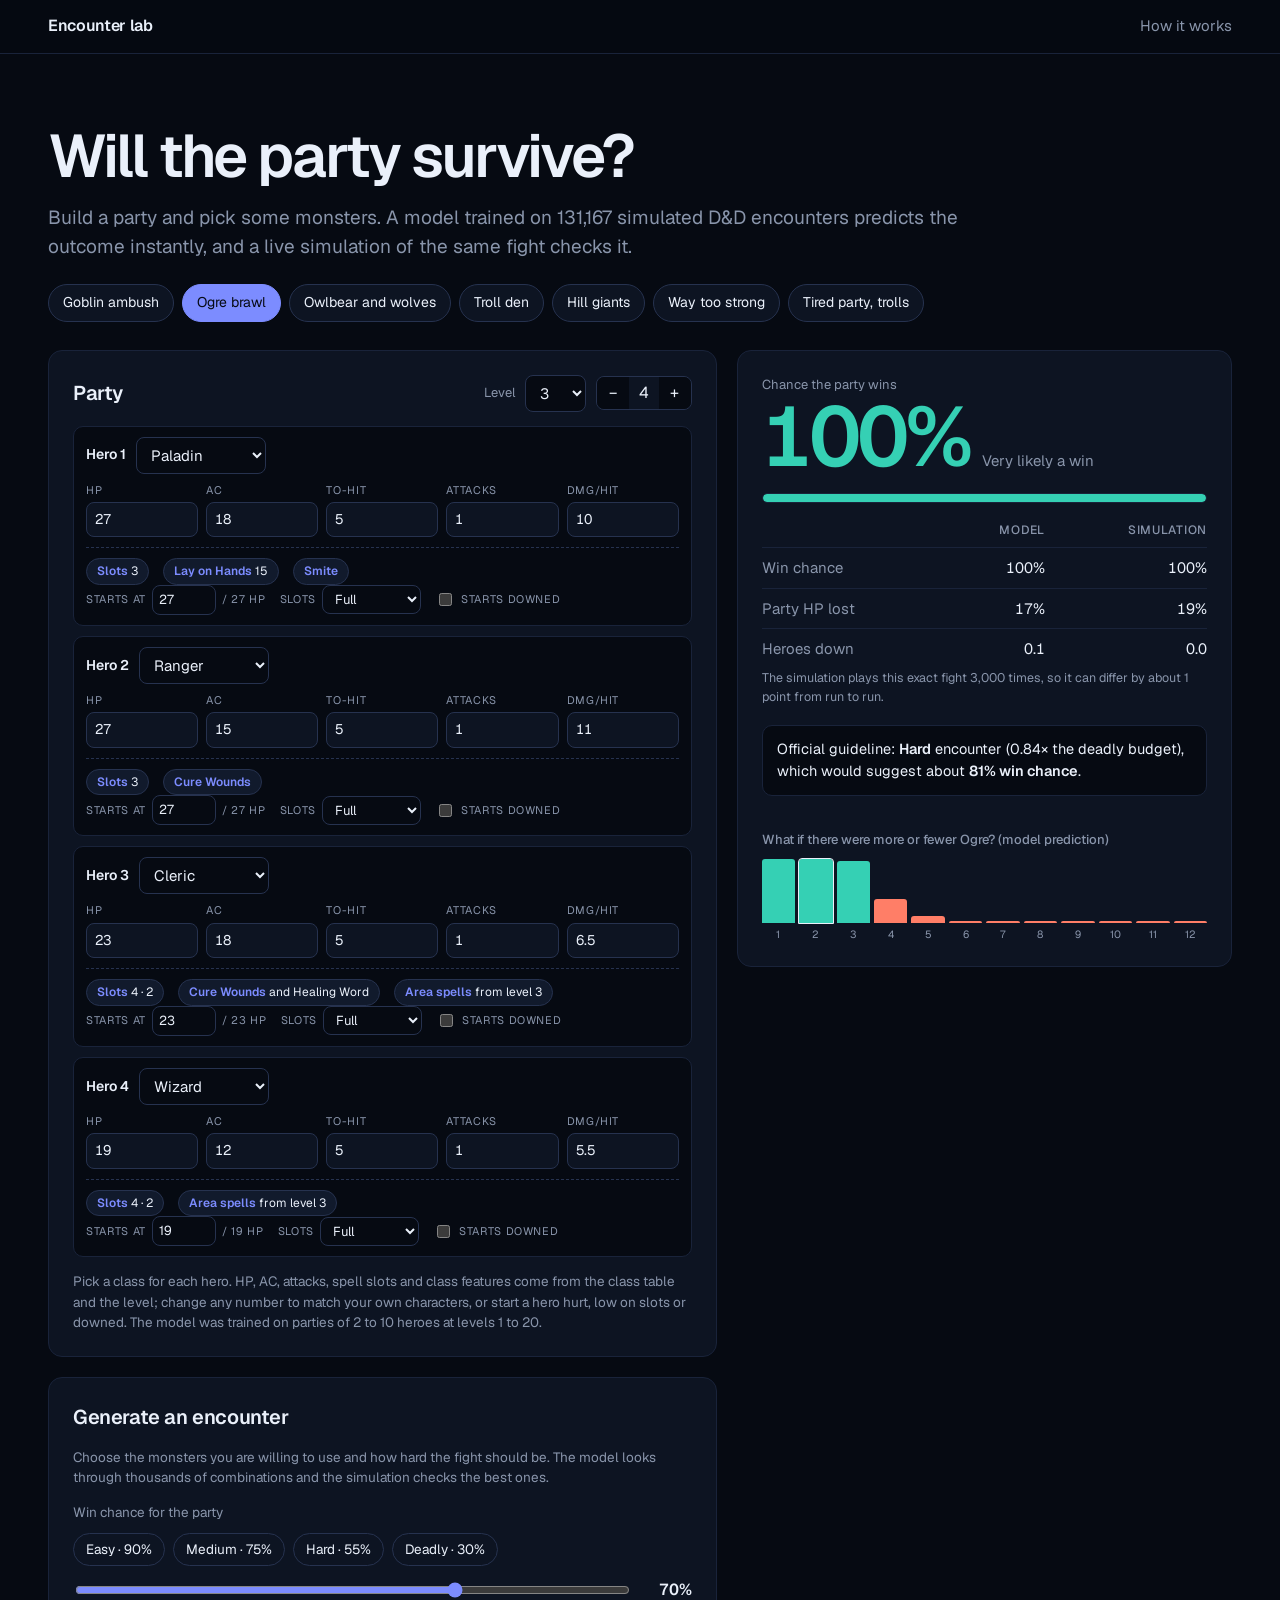
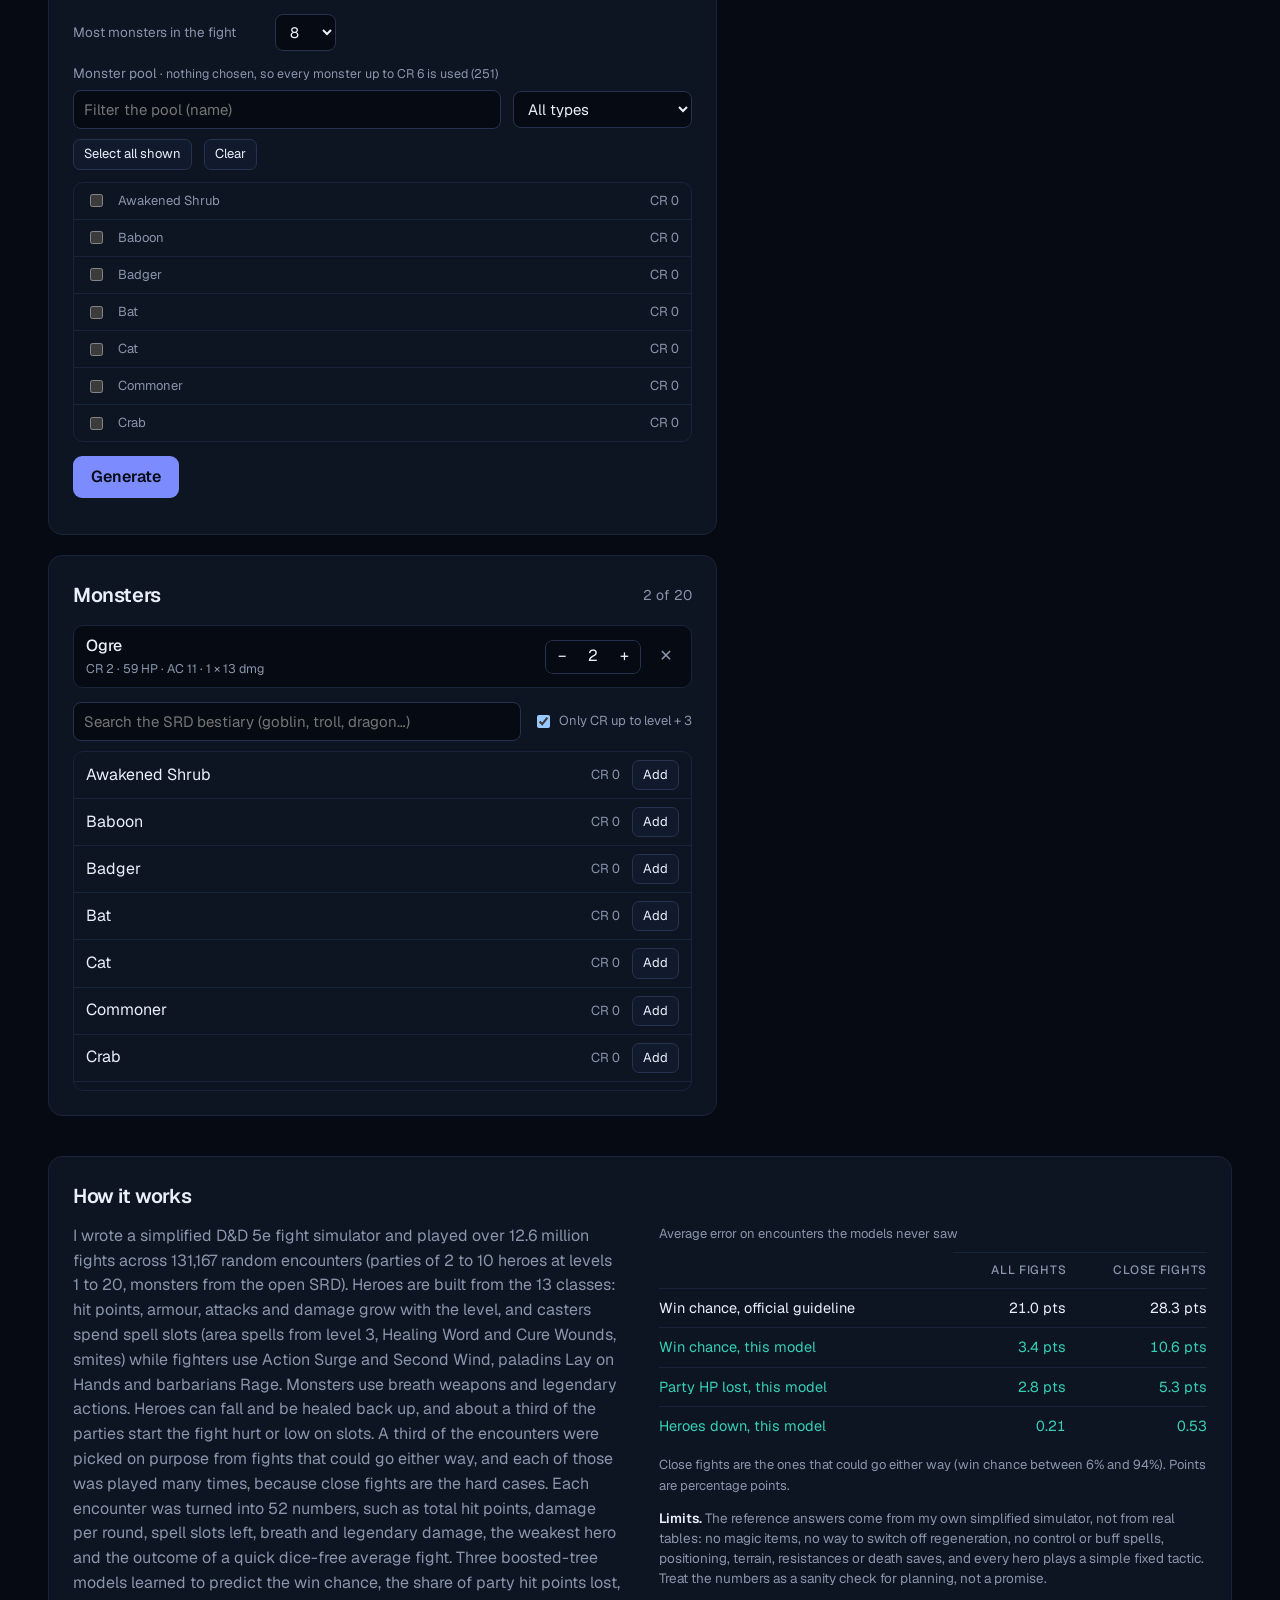
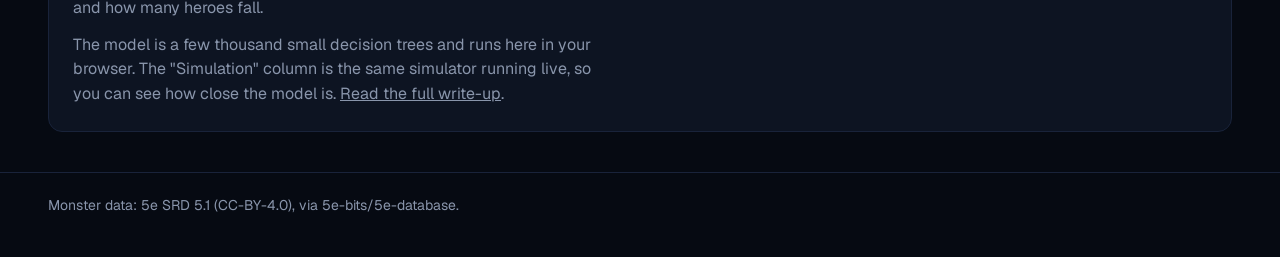
<file: web/index.html>
<!doctype html>
<html lang="en">
<head>
<meta charset="utf-8">
<meta name="viewport" content="width=device-width, initial-scale=1">
<title>Encounter lab</title>
<meta name="description" content="Predicts how a D&D party will do against a set of monsters, with a model trained on tens of thousands of simulated encounters.">
<meta name="color-scheme" content="dark">
<meta name="theme-color" content="#060A12">
<link rel="icon" href="data:,">
<link rel="stylesheet" href="style.css">
</head>
<body>
<header class="bar"><div class="bar-in">
  <a class="brand" href="./">Encounter lab</a>
  <nav><a href="how.html">How it works</a></nav>
</div></header>

<main class="wrap">
  <section class="intro">
    <h1>Will the party survive?</h1>
    <p class="lead">Build a party and pick some monsters. A model trained on <span data-k="enc">35,000</span> simulated D&amp;D encounters predicts the outcome instantly, and a live simulation of the same fight checks it.</p>
    <div class="presets" id="presets" aria-label="Example encounters"></div>
  </section>

  <div class="grid">
    <div class="col">
      <section class="card" aria-labelledby="partyH">
        <div class="card-head"><h2 id="partyH">Party</h2>
          <div class="ctrl"><label for="level">Level</label><select id="level"></select>
            <div class="stepper" role="group" aria-label="Number of heroes"><button type="button" id="heroDec" aria-label="Fewer heroes">−</button><span id="heroCount">4</span><button type="button" id="heroInc" aria-label="More heroes">+</button></div>
          </div>
        </div>
        <div id="heroes" class="heroes"></div>
        <p class="note">Pick a class for each hero. HP, AC, attacks, spell slots and class features come from the class table and the level; change any number to match your own characters, or start a hero hurt, low on slots or downed. The model was trained on <span class="range-text">parties of 3 to 6 heroes at levels 1 to 10</span>.</p>
      </section>

      <section class="card" aria-labelledby="genH" id="genCard">
        <div class="card-head"><h2 id="genH">Generate an encounter</h2></div>
        <p class="note first">Choose the monsters you are willing to use and how hard the fight should be. The model looks through thousands of combinations and the simulation checks the best ones.</p>
        <div class="gen-row"><span class="gen-label">Win chance for the party</span>
          <div class="gen-chips" id="genPresets" role="group" aria-label="Difficulty"></div></div>
        <div class="gen-row"><input type="range" id="genTarget" min="5" max="99" step="1" value="70" aria-label="Target win chance"><output id="genTargetOut">70%</output></div>
        <div class="gen-row"><label for="genMax" class="gen-label">Most monsters in the fight</label><select id="genMax"></select></div>
        <div class="gen-label">Monster pool <span class="sub" id="genPoolInfo"></span></div>
        <div class="search">
          <input id="gq" type="search" placeholder="Filter the pool (name)" autocomplete="off" aria-label="Filter the monster pool">
          <select id="gtype" aria-label="Monster type"></select>
        </div>
        <div class="gen-row"><button type="button" class="add" id="gAll">Select all shown</button><button type="button" class="add" id="gNone">Clear</button></div>
        <ul id="gpool" class="mlist"></ul>
        <div class="gen-row"><button type="button" class="primary" id="genGo">Generate</button><span class="sub" id="genStatus"></span></div>
        <div id="genOut" class="gen-out" aria-live="polite"></div>
      </section>

      <section class="card" aria-labelledby="monH">
        <div class="card-head"><h2 id="monH">Monsters</h2><span class="count" id="monCount">0 of 14</span></div>
        <div id="picked" class="picked"></div>
        <div class="search">
          <input id="q" type="search" placeholder="Search the SRD bestiary (goblin, troll, dragon…)" autocomplete="off" aria-label="Search monsters">
          <label class="check"><input type="checkbox" id="plausible" checked> Only CR up to level + 3</label>
        </div>
        <ul id="list" class="mlist"></ul>
      </section>
    </div>

    <aside class="col">
      <section class="card result" id="result" aria-live="polite">
        <div class="loading" id="loading">Loading the model…</div>
      </section>
    </aside>
  </div>

  <section class="card how" id="how">
    <h2>How it works</h2>
    <div class="how-grid">
      <div>
        <p>I wrote a simplified D&amp;D 5e fight simulator and played over <span data-k="fights">3 million</span> fights across <span data-k="enc">35,000</span> random encounters (<span class="range-text">parties of 3 to 6 heroes at levels 1 to 10</span>, monsters from the open SRD). Heroes are built from the 13 classes: hit points, armour, attacks and damage grow with the level, and casters spend spell slots (area spells from level 3, Healing Word and Cure Wounds, smites) while fighters use Action Surge and Second Wind, paladins Lay on Hands and barbarians Rage. Monsters use breath weapons and legendary actions. Heroes can fall and be healed back up, and about a third of the parties start the fight hurt or low on slots. A third of the encounters were picked on purpose from fights that could go either way, and each of those was played many times, because close fights are the hard cases. Each encounter was turned into 52 numbers, such as total hit points, damage per round, spell slots left, breath and legendary damage, the weakest hero and the outcome of a quick dice-free average fight. Three boosted-tree models learned to predict the win chance, the share of party hit points lost, and how many heroes fall.</p>
        <p>The model is a few thousand small decision trees and runs here in your browser. The "Simulation" column is the same simulator running live, so you can see how close the model is. <a href="how.html">Read the full write-up</a>.</p>
      </div>
      <div>
        <table class="metrics" id="metrics"><caption>Average error on encounters the models never saw</caption></table>
        <p class="note"><strong>Limits.</strong> The reference answers come from my own simplified simulator, not from real tables: no magic items, no way to switch off regeneration, no control or buff spells, positioning, terrain, resistances or death saves, and every hero plays a simple fixed tactic. Treat the numbers as a sanity check for planning, not a promise.</p>
      </div>
    </div>
  </section>
</main>
<footer class="foot"><div class="wrap"><span>Monster data: 5e SRD 5.1 (CC-BY-4.0), via 5e-bits/5e-database.</span></div></footer>

<script src="engine.js"></script>
<script src="app.js"></script>
</body>
</html>
</file>
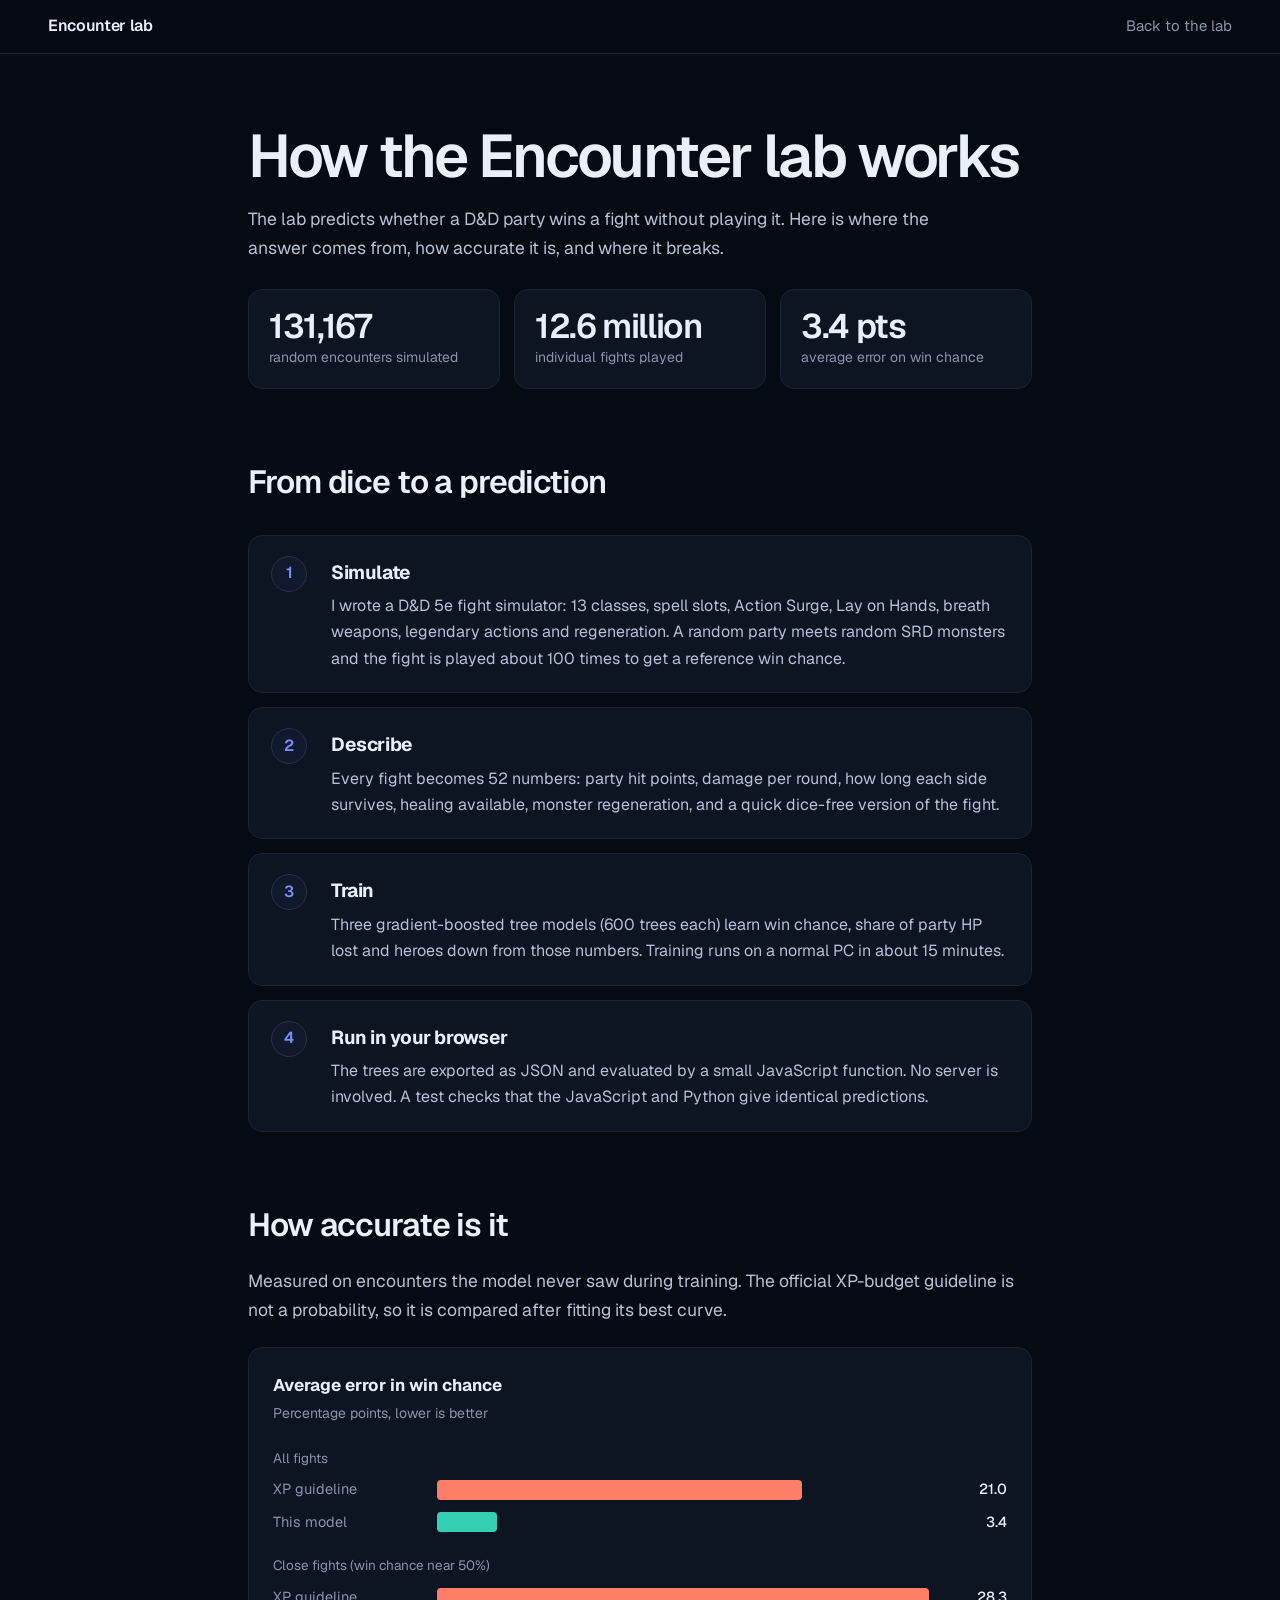
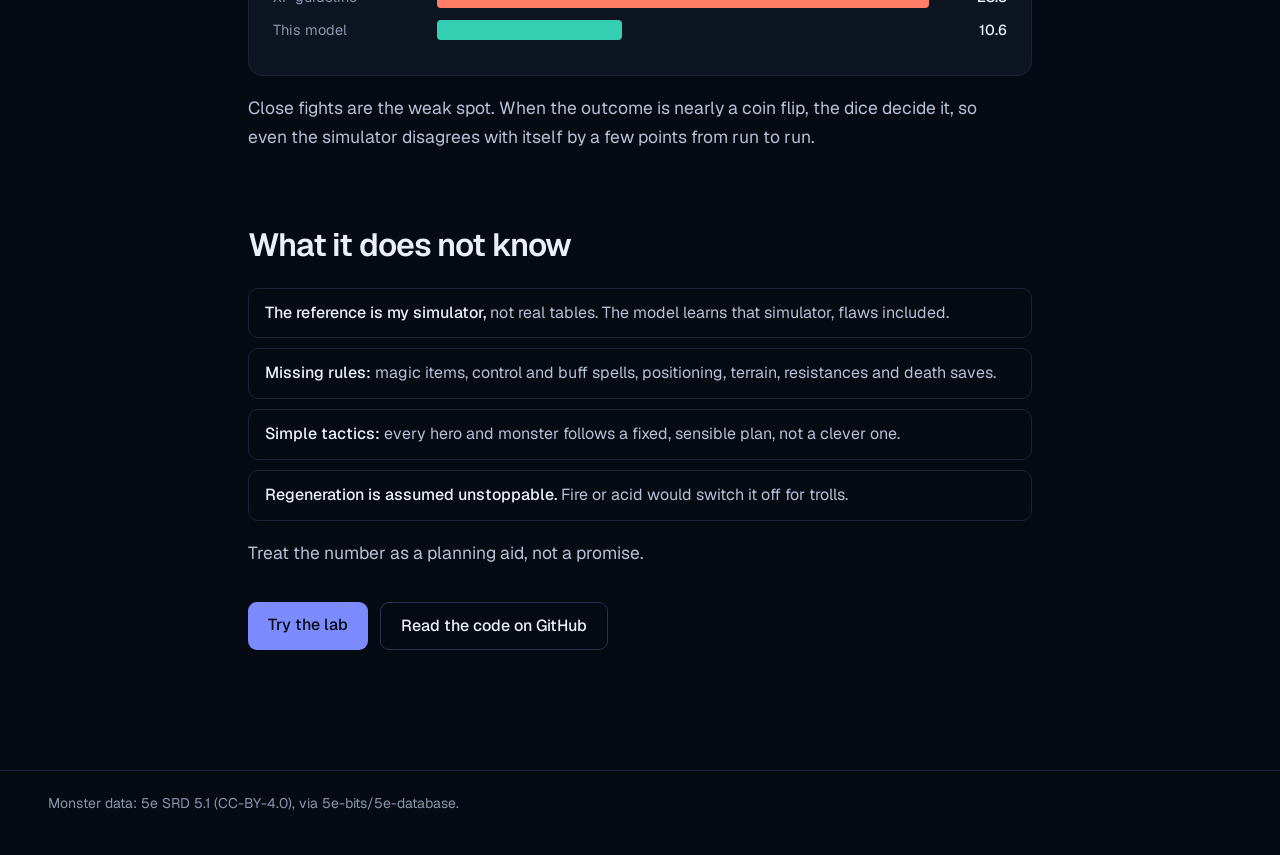
<file: web/how.html>
<!doctype html><html lang="en"><head><meta charset="utf-8"><meta name="viewport" content="width=device-width,initial-scale=1"><title>How the Encounter lab works</title>
<meta name="description" content="How the Encounter lab predicts D&amp;D encounter outcomes: the simulator, the model, how accurate it is and what it does not know.">
<meta name="color-scheme" content="dark">
<meta name="theme-color" content="#060A12">
<link rel="icon" href="data:,">
<link rel="stylesheet" href="style.css">
<style>
.pg{max-width:880px;margin:0 auto;padding:clamp(36px,7vw,72px) clamp(16px,4vw,48px) 80px}
.pg h1{margin-bottom:18px}.pg .lead{max-width:60ch}
.pg h2{font-size:clamp(24px,3vw,32px);letter-spacing:-.035em;margin:68px 0 18px}
.pg p{color:#B7C1D6;font-size:17.5px;line-height:1.65;max-width:64ch;margin:0 0 16px}
.pg p b{color:var(--ink);font-weight:500}
.steps{list-style:none;margin:28px 0 0;padding:0;display:grid;gap:14px;counter-reset:s}
.steps li{counter-increment:s;display:grid;grid-template-columns:44px 1fr;gap:16px;background:var(--surface);border:1px solid var(--line);border-radius:14px;padding:20px 22px}
.steps li::before{content:counter(s);width:34px;height:34px;border-radius:50%;background:var(--surface2);border:1px solid var(--line2);display:grid;place-items:center;font-weight:600;color:var(--accent)}
.steps h3{margin:2px 0 6px;font-size:19px;letter-spacing:-.02em}.steps p{margin:0;font-size:16px}
.stat{display:grid;grid-template-columns:repeat(3,1fr);gap:14px;margin:26px 0 8px}
.stat div{background:var(--surface);border:1px solid var(--line);border-radius:14px;padding:18px 20px}
.stat b{display:block;font:600 34px/1.1 var(--sans);letter-spacing:-.04em}.stat span{color:var(--muted);font-size:14px}
.chart{background:var(--surface);border:1px solid var(--line);border-radius:14px;padding:24px;margin-top:22px}
.chart h3{margin:0 0 4px;font-size:17px}.chart .sub{color:var(--muted);font-size:14px;margin:0 0 22px}
.br{display:grid;grid-template-columns:150px 1fr 64px;gap:14px;align-items:center;margin:10px 0;font-size:14.5px}
.br i{display:block;height:20px;border-radius:4px}.br span{color:var(--muted)}.br b{text-align:right;font-weight:500}
.grp{margin:22px 0 6px;font-size:13.5px;color:var(--muted)}
.lim{margin:18px 0 0;padding:0;list-style:none;display:grid;gap:10px}
.lim li{padding:12px 16px;border:1px solid var(--line);border-radius:10px;color:#B7C1D6;font-size:16px}
.lim b{color:var(--ink);font-weight:500}
.cta{display:flex;gap:12px;flex-wrap:wrap;margin-top:34px}
.cta a{padding:11px 20px;border-radius:9px;text-decoration:none;font-weight:500}
.cta .p{background:var(--accent);color:var(--on-accent)}.cta .g{border:1px solid var(--line2)}
@media(max-width:700px){.stat{grid-template-columns:1fr}.br{grid-template-columns:110px 1fr 56px}}
</style></head><body>
<header class="bar"><div class="bar-in"><a class="brand" href="./">Encounter lab</a><nav><a href="./">Back to the lab</a></nav></div></header>
<main class="pg">
<h1>How the Encounter lab works</h1>
<p class="lead">The lab predicts whether a D&amp;D party wins a fight without playing it. Here is where the answer comes from, how accurate it is, and where it breaks.</p>

<div class="stat"><div><b id="sEnc">131,167</b><span>random encounters simulated</span></div><div><b id="sFights">12.6 million</b><span>individual fights played</span></div><div><b id="sErr">3.4 pts</b><span>average error on win chance</span></div></div>

<h2>From dice to a prediction</h2>
<ol class="steps">
<li><div><h3>Simulate</h3><p>I wrote a D&amp;D 5e fight simulator: 13 classes, spell slots, Action Surge, Lay on Hands, breath weapons, legendary actions and regeneration. A random party meets random SRD monsters and the fight is played about 100 times to get a reference win chance.</p></div></li>
<li><div><h3>Describe</h3><p>Every fight becomes 52 numbers: party hit points, damage per round, how long each side survives, healing available, monster regeneration, and a quick dice-free version of the fight.</p></div></li>
<li><div><h3>Train</h3><p>Three gradient-boosted tree models (600 trees each) learn win chance, share of party HP lost and heroes down from those numbers. Training runs on a normal PC in about 15 minutes.</p></div></li>
<li><div><h3>Run in your browser</h3><p>The trees are exported as JSON and evaluated by a small JavaScript function. No server is involved. A test checks that the JavaScript and Python give identical predictions.</p></div></li>
</ol>

<h2>How accurate is it</h2>
<p>Measured on encounters the model never saw during training. The official XP-budget guideline is not a probability, so it is compared after fitting its best curve.</p>
<div class="chart"><h3>Average error in win chance</h3><p class="sub">Percentage points, lower is better</p>
<div class="grp">All fights</div>
<div class="br"><span>XP guideline</span><i id="gA" style="width:100%;background:var(--bad)"></i><b id="gAv">21.0</b></div>
<div class="br"><span>This model</span><i id="mA" style="width:16.2%;background:var(--good)"></i><b id="mAv">3.4</b></div>
<div class="grp">Close fights (win chance near 50%)</div>
<div class="br"><span>XP guideline</span><i id="gC" style="width:100%;background:var(--bad)"></i><b id="gCv">28.3</b></div>
<div class="br"><span>This model</span><i id="mC" style="width:37.5%;background:var(--good)"></i><b id="mCv">10.6</b></div></div>
<p style="margin-top:18px">Close fights are the weak spot. When the outcome is nearly a coin flip, the dice decide it, so even the simulator disagrees with itself by a few points from run to run.</p>

<h2>What it does not know</h2>
<ul class="lim">
<li><b>The reference is my simulator,</b> not real tables. The model learns that simulator, flaws included.</li>
<li><b>Missing rules:</b> magic items, control and buff spells, positioning, terrain, resistances and death saves.</li>
<li><b>Simple tactics:</b> every hero and monster follows a fixed, sensible plan, not a clever one.</li>
<li><b>Regeneration is assumed unstoppable.</b> Fire or acid would switch it off for trolls.</li>
</ul>
<p style="margin-top:18px">Treat the number as a planning aid, not a promise.</p>
<div class="cta"><a class="p" href="./">Try the lab</a><a class="g" href="https://github.com/XanderThijs/encounter-lab">Read the code on GitHub</a></div>
</main>
<footer class="foot"><div class="wrap"><span>Monster data: 5e SRD 5.1 (CC-BY-4.0), via 5e-bits/5e-database.</span></div></footer>
<script>
// Numbers come from metrics.json, so this page stays correct after a retrain.
fetch('metrics.json').then(r => r.json()).then(m => {
  const $ = id => document.getElementById(id), f1 = v => (v * 100).toFixed(1);
  const G = m.guideline_mae, GC = m.guideline_close_fights_mae, M = m.p_win.mae, MC = m.p_win.close_fights_mae, mx = Math.max(G, GC);
  $('sEnc').textContent = m.trained_on.encounters.toLocaleString('en-US');
  $('sFights').textContent = (m.trained_on.fights / 1e6).toFixed(1) + ' million';
  $('sErr').textContent = f1(M) + ' pts';
  [['gA', G], ['mA', M], ['gC', GC], ['mC', MC]].forEach(([id, v]) => { $(id).style.width = (v / mx * 100).toFixed(1) + '%'; $(id + 'v').textContent = f1(v); });
}).catch(() => {});
</script>
</body></html>
</file>
<file: web/style.css>
@font-face { font-family: "Geist"; src: url("fonts/geist.woff2") format("woff2"); font-weight: 100 900; font-style: normal; font-display: swap; }
:root {
  color-scheme: dark;
  --bg: #060A12; --surface: #0D1422; --surface2: #111A2C; --ink: #EAF0FA; --muted: #8995AB; --line: #19233A; --line2: #26324F;
  --accent: #7C8CFF; --on-accent: #070B16; --good: #35D0B4; --mid: #F5B94A; --bad: #FF7E67;
  --sans: "Geist", system-ui, -apple-system, "Segoe UI", Roboto, "Helvetica Neue", Arial, sans-serif;
}
* { box-sizing: border-box; }
html { -webkit-text-size-adjust: 100%; }
body { margin: 0; background: var(--bg); color: var(--ink); font: 400 16px/1.55 var(--sans); -webkit-font-smoothing: antialiased; }
a { color: inherit; }
.wrap { width: min(1400px, 100%); margin: 0 auto; padding: 0 clamp(16px, 4vw, 48px); }
.bar { border-bottom: 1px solid var(--line); position: sticky; top: 0; z-index: 5; background: rgba(6, 10, 18, .85); backdrop-filter: blur(10px); }
.bar-in { width: min(1400px, 100%); margin: 0 auto; padding: 14px clamp(16px, 4vw, 48px); display: flex; align-items: center; justify-content: space-between; }
.brand { font-weight: 600; letter-spacing: -.02em; text-decoration: none; }
nav a { color: var(--muted); text-decoration: none; font-size: 15px; }
nav a:hover { color: var(--ink); }

.intro { padding: clamp(36px, 7vw, 72px) 0 28px; }
h1 { margin: 0; font-size: clamp(34px, 5vw, 60px); line-height: 1.02; letter-spacing: -.04em; font-weight: 600; }
.lead { margin: 16px 0 0; max-width: 72ch; color: var(--muted); font-size: clamp(16px, 1.6vw, 19px); }
.presets { display: flex; flex-wrap: wrap; gap: 8px; margin-top: 22px; }
.chip { font: inherit; font-size: 14px; color: var(--ink); background: var(--surface); border: 1px solid var(--line2); border-radius: 999px; padding: 7px 14px; cursor: pointer; }
.chip:hover { border-color: var(--accent); }
.chip.on { background: var(--accent); color: var(--on-accent); border-color: var(--accent); }

.grid { display: grid; grid-template-columns: minmax(0, 1.35fr) minmax(0, 1fr); gap: 20px; align-items: start; padding-bottom: 20px; }
.col { display: grid; gap: 20px; }
.card { background: var(--surface); border: 1px solid var(--line); border-radius: 14px; padding: clamp(16px, 2.2vw, 24px); }
.card-head { display: flex; align-items: center; justify-content: space-between; gap: 12px; flex-wrap: wrap; margin-bottom: 14px; }
h2 { margin: 0; font-size: 20px; letter-spacing: -.02em; font-weight: 600; }
.count { color: var(--muted); font-size: 14px; }
.ctrl { display: flex; align-items: center; gap: 10px; }
label { color: var(--muted); font-size: 13px; }
select, input[type=number], input[type=search] { font: inherit; font-size: 15px; color: var(--ink); background: var(--bg); border: 1px solid var(--line2); border-radius: 8px; padding: 7px 10px; min-width: 0; }
select:focus, input:focus, button:focus-visible { outline: 2px solid var(--accent); outline-offset: 1px; }
.stepper { display: inline-flex; align-items: center; border: 1px solid var(--line2); border-radius: 8px; overflow: hidden; }
.stepper button { font: inherit; width: 32px; height: 32px; background: var(--bg); color: var(--ink); border: 0; cursor: pointer; }
.stepper button:hover:not(:disabled) { background: var(--surface2); }
.stepper button:disabled { color: var(--line2); cursor: default; }
.stepper span { min-width: 30px; text-align: center; font-variant-numeric: tabular-nums; }

.heroes { display: grid; gap: 10px; }
.hero { border: 1px solid var(--line); border-radius: 10px; padding: 10px 12px; background: var(--bg); }
.hero-top { display: flex; align-items: center; gap: 10px; margin-bottom: 8px; }
.hero-top strong { font-weight: 600; font-size: 14px; }
.hero-top .tag { margin-left: auto; font-size: 12px; color: var(--mid); }
.stats { display: grid; grid-template-columns: repeat(5, minmax(0, 1fr)); gap: 8px; }
.stats label { display: grid; gap: 3px; font-size: 11px; text-transform: uppercase; letter-spacing: .06em; }
.stats input { width: 100%; padding: 6px 8px; font-size: 14px; font-variant-numeric: tabular-nums; background: var(--surface); }
.note { margin: 14px 0 0; color: var(--muted); font-size: 13.5px; line-height: 1.5; }
.note strong { color: var(--ink); font-weight: 600; }

.picked { display: grid; gap: 8px; margin-bottom: 14px; }
.picked:empty::before { content: "Nothing yet. Add monsters from the list below."; color: var(--muted); font-size: 14px; }
.prow { display: grid; grid-template-columns: minmax(0, 1fr) auto auto; align-items: center; gap: 12px; border: 1px solid var(--line); border-radius: 10px; padding: 8px 12px; background: var(--bg); }
.pname { font-weight: 500; overflow-wrap: anywhere; }
.pmeta { color: var(--muted); font-size: 12.5px; }
.pmeta .warn { color: var(--mid); }
.rm { font: inherit; background: none; border: 0; color: var(--muted); cursor: pointer; padding: 4px 6px; border-radius: 6px; }
.rm:hover { color: var(--bad); }
.search { display: flex; flex-wrap: wrap; gap: 12px; align-items: center; margin-bottom: 10px; }
.search input[type=search] { flex: 1 1 240px; }
.check { display: inline-flex; align-items: center; gap: 6px; cursor: pointer; }
.mlist { list-style: none; margin: 0; padding: 0; max-height: 340px; overflow: auto; border: 1px solid var(--line); border-radius: 10px; }
.mlist li { display: grid; grid-template-columns: minmax(0, 1fr) auto auto; gap: 12px; align-items: center; padding: 8px 12px; border-bottom: 1px solid var(--line); }
.mlist li:last-child { border-bottom: 0; }
.mlist .cr { color: var(--muted); font-size: 13px; font-variant-numeric: tabular-nums; }
.add { font: inherit; font-size: 13px; background: var(--surface2); color: var(--ink); border: 1px solid var(--line2); border-radius: 7px; padding: 4px 10px; cursor: pointer; }
.add:hover:not(:disabled) { border-color: var(--accent); }
.add:disabled { opacity: .4; cursor: default; }
.empty { padding: 14px; color: var(--muted); font-size: 14px; }

.result { position: sticky; top: 72px; }
.loading { color: var(--muted); }
.big { display: flex; align-items: baseline; gap: 12px; flex-wrap: wrap; }
.pct { font-size: clamp(54px, 7vw, 84px); line-height: 1; letter-spacing: -.05em; font-weight: 600; font-variant-numeric: tabular-nums; }
.verdict { font-size: 15px; color: var(--muted); }
.meter { height: 10px; border-radius: 999px; background: var(--bg); border: 1px solid var(--line); overflow: hidden; margin: 14px 0 4px; }
.meter i { display: block; height: 100%; width: 0; border-radius: 999px; transition: width .35s ease, background-color .35s ease; }
.cap { font-size: 13px; color: var(--muted); }
table { border-collapse: collapse; width: 100%; }
.cmp { margin-top: 18px; font-variant-numeric: tabular-nums; }
.cmp th, .cmp td { padding: 8px 0; border-top: 1px solid var(--line); text-align: right; font-size: 15px; }
.cmp th:first-child, .cmp td:first-child { text-align: left; color: var(--muted); font-weight: 400; }
.cmp thead th { border-top: 0; color: var(--muted); font-size: 12px; font-weight: 500; text-transform: uppercase; letter-spacing: .06em; padding-top: 0; }
.cmp td.sim { color: var(--ink); }
.sub { font-size: 12.5px; color: var(--muted); }
.guide { margin-top: 18px; padding: 12px 14px; border: 1px solid var(--line); border-radius: 10px; background: var(--bg); font-size: 14.5px; }
.guide b { font-weight: 600; }
.warns { margin: 14px 0 0; padding: 0; list-style: none; display: grid; gap: 6px; }
.warns li { font-size: 13.5px; color: var(--mid); padding-left: 16px; position: relative; }
.warns li::before { content: "!"; position: absolute; left: 0; font-weight: 700; }
.sens { margin-top: 20px; }
.sens h3 { margin: 0 0 8px; font-size: 13px; font-weight: 500; color: var(--muted); }
.bars { display: grid; grid-template-columns: repeat(12, minmax(0, 1fr)); gap: 4px; align-items: end; height: 84px; }
.bars div { display: grid; align-content: end; height: 100%; text-align: center; font-size: 10.5px; color: var(--muted); }
.bars i { display: block; border-radius: 3px 3px 0 0; min-height: 2px; background: var(--line2); margin-bottom: 3px; }
.bars .cur i { outline: 1px solid var(--ink); }
.how { margin-top: 20px; }
.how-grid { display: grid; grid-template-columns: repeat(2, minmax(0, 1fr)); gap: clamp(16px, 3vw, 40px); }
.how p { margin: 12px 0 0; color: var(--muted); }
.metrics caption { text-align: left; color: var(--muted); font-size: 13px; margin: 12px 0 8px; }
.metrics th, .metrics td { padding: 8px 0; border-top: 1px solid var(--line); font-size: 14.5px; text-align: right; font-variant-numeric: tabular-nums; }
.metrics th:first-child { text-align: left; font-weight: 400; }
.metrics tr.best td, .metrics tr.best th { color: var(--good); }
.metrics thead th, .metrics tr:first-of-type th { color: var(--muted); font-size: 12px; text-transform: uppercase; letter-spacing: .06em; font-weight: 500; }
.metrics caption.foot-cap { caption-side: bottom; margin: 10px 0 0; }
.foot { border-top: 1px solid var(--line); margin-top: 40px; padding: 22px 0 40px; color: var(--muted); font-size: 14px; }

@media (max-width: 980px) { .grid, .how-grid { grid-template-columns: 1fr; } .result { position: static; } }
@media (max-width: 560px) { .stats { grid-template-columns: repeat(3, minmax(0, 1fr)); } }
@media (prefers-reduced-motion: reduce) { .meter i { transition: none; } }

/* encounter generator */
.note.first { margin-top: 0; margin-bottom: 14px; }
.gen-row { display: flex; flex-wrap: wrap; align-items: center; gap: 10px 12px; margin: 0 0 12px; }
.gen-label { color: var(--muted); font-size: 13.5px; margin-bottom: 6px; }
.gen-row .gen-label { margin: 0; min-width: 190px; }
.gen-chips { display: flex; flex-wrap: wrap; gap: 8px; }
.gen-chips .chip { padding: 5px 12px; font-size: 13.5px; }
#genTarget { flex: 1 1 220px; accent-color: var(--accent); }
#genTargetOut { min-width: 48px; text-align: right; font-variant-numeric: tabular-nums; font-weight: 600; }
#gpool { margin-bottom: 14px; max-height: 260px; }
#gpool li { grid-template-columns: auto minmax(0, 1fr) auto; cursor: pointer; }
#gpool input { accent-color: var(--accent); }
.primary { font: inherit; font-weight: 600; background: var(--accent); color: var(--on-accent); border: 0; border-radius: 9px; padding: 9px 18px; cursor: pointer; }
.primary:hover:not(:disabled) { filter: brightness(1.08); }
.primary:disabled { opacity: .5; cursor: default; }
.gen-out { display: grid; gap: 10px; margin-top: 4px; }
.gres { display: grid; grid-template-columns: minmax(0, 1fr) auto; gap: 8px 12px; align-items: center; border: 1px solid var(--line); border-radius: 10px; padding: 10px 12px; background: var(--bg); }
.gres .gname { font-weight: 600; }
.gres .gmeta { color: var(--muted); font-size: 13px; font-variant-numeric: tabular-nums; }
.gres .gwarn { color: var(--mid); font-size: 13px; grid-column: 1 / -1; }
.gen-msg { color: var(--muted); font-size: 14px; line-height: 1.5; border: 1px dashed var(--line2); border-radius: 10px; padding: 12px; }

.hero-top select { min-width: 130px; }
.hero.down { border-color: var(--bad); }
.hero.down .tag { color: var(--bad); }
.start { display: flex; flex-wrap: wrap; align-items: center; gap: 8px 14px; margin-top: 10px; padding-top: 10px; border-top: 1px dashed var(--line2); font-size: 13px; color: var(--muted); }
.start.feat:empty { display: none; }
.start.feat + .start { border-top: 0; margin-top: 0; padding-top: 0; }
.start label { display: flex; align-items: center; gap: 6px; text-transform: uppercase; letter-spacing: .06em; font-size: 11px; }
.start input[type=number] { width: 64px; padding: 4px 6px; font-size: 13px; }
.start select { padding: 4px 8px; font-size: 13px; }
.start .chk { text-transform: uppercase; }
.pill { font-size: 12px; color: var(--ink); background: var(--surface2); border: 1px solid var(--line2); border-radius: 999px; padding: 3px 10px; }
.pill b { color: var(--accent); font-weight: 600; }
.sr { position: absolute; width: 1px; height: 1px; margin: -1px; padding: 0; overflow: hidden; clip: rect(0 0 0 0); white-space: nowrap; border: 0; }
</file>
